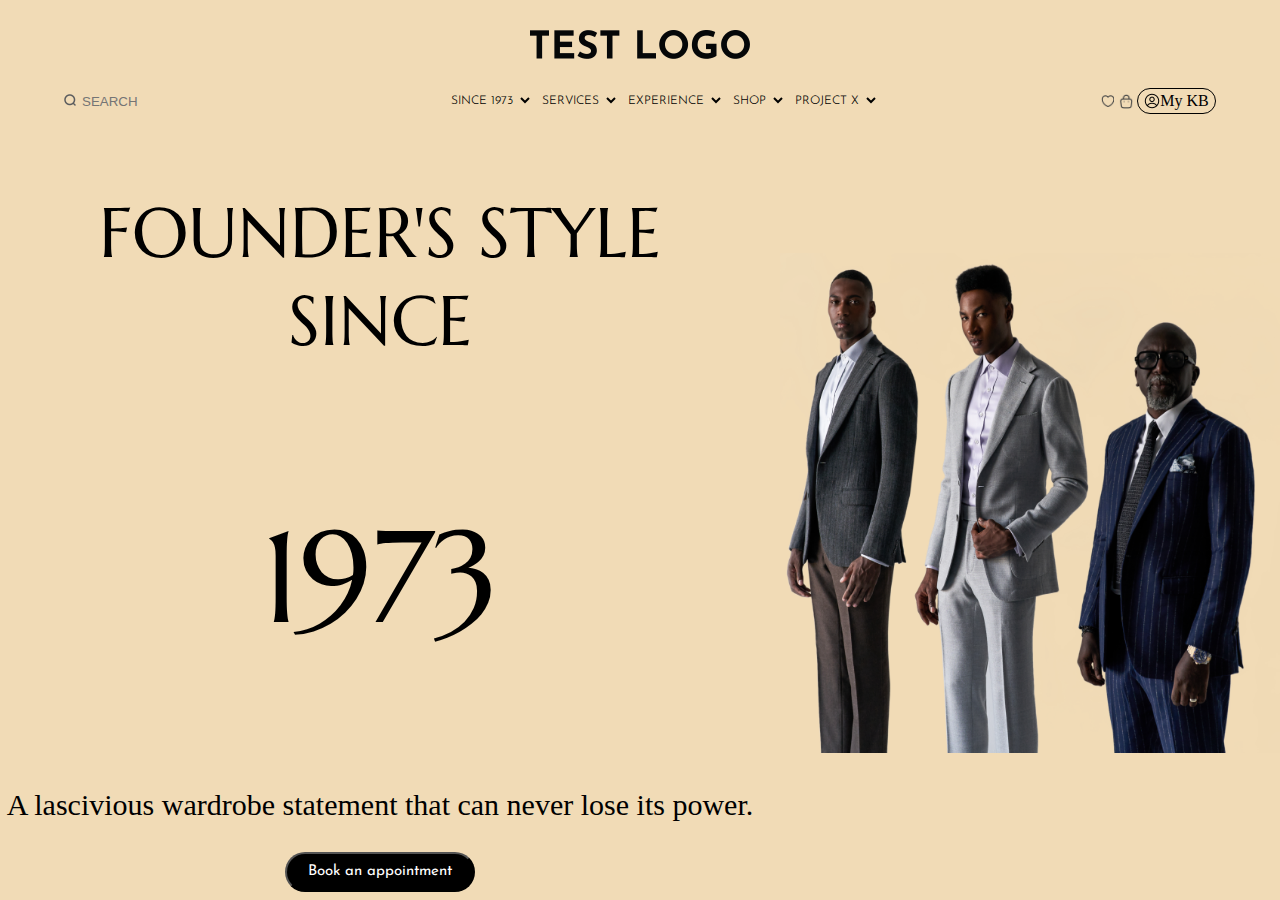
<file: index.html>
<!DOCTYPE html>
<html lang="en">

    <head>
        <meta charset="UTF-8">
        <meta name="viewport" content="width=device-width, initial-scale=1.0">
        <link
            href="https://fonts.googleapis.com/css2?family=Josefin+Sans:ital,wght@0,100..700;1,100..700&family=Marcellus&display=swap"
            rel="stylesheet">
        <link href="https://fonts.googleapis.com/css2?family=Marcellus&display=swap" rel="stylesheet">
        <title>brooke</title>
        <link rel="stylesheet" href="./index.css">
    </head>

    <body>
        <div class="header">
            <div>
                <img src="/Asset/FONT/TEST LOGO.png" alt="" class="logo">
            </div>


            <div class="winner">

                <div>
                    <img src="/Asset/FONT/search icon.png" alt="" class="searchicon">
                    <input type="text" class="searchinput" placeholder="SEARCH">
                </div>
                <div class="josh">
                    <div class="david">
                        <p class="brookes">SINCE 1973</p>
                        <select name="" id="">SINCE 1973</select>
                    </div>
                    <div class="david">
                        <p class="brookes">SERVICES</p>
                        <select name="" id="">SERVICES</select>
                    </div>
                    <div class="david">
                        <p class="brookes">EXPERIENCE</p>
                        <select name="" id="">EXPERIENCE</select>
                    </div>
                    <div class="david">
                        <p class="brookes">SHOP</p>
                        <select name="" id="">SHOP</select>
                    </div>
                    <div class="david">
                        <p class="brookes">PROJECT X</p>
                        <select name="" id="">PROJECT X</select>
                    </div>
                </div>


                <div class="john">
                    <img src="/Asset/FONT/love icon.png" alt="" class="loveicon">
                    <img src="/Asset/FONT/shop icon.png" alt="" class="shopicon">
                    <div class="kate">
                        <img src="/Asset/FONT/profile icon.png" alt="" class="profileicon">
                        <p>My KB</p>
                    </div>


                </div>

            </div>
        </div>

        <div class="mobile-nav">
            <img src="/Asset/FONT/TEST LOGO.png" alt="" class="logo">
            <div>
                <img src="/Asset/FONT/search icon.png" alt="" class="searchicon">
                <input type="text" class="searchinput" placeholder="SEARCH">
            </div>
            <img src="/Asset/FONT/burger-bar.png" alt="menu-bar" class="menu" onclick="openMenu()"
                style="cursor: pointer;">
        </div>

        <!-- menu items -->

        <div class="mobile-items">
            <img src="/Asset/FONT/close.png" alt="" class="close" onclick="closeMenu()" style="cursor: pointer;">
            <p>SINCE 1975</p>
            <p>SERVICES</p>
            <p>EXPERIENCE</p>
            <p>SHOP</p>
            <p>PROJECT X</p>
            <img src="/Asset/FONT/love icon.png" alt="" class="loveicon">
            <img src="/Asset/FONT/shop icon.png" alt="" class="shopicon">
            <img src="/Asset/FONT/profile icon.png" alt="">
        </div>


        <div class="word">
            <div style=" width: 70%;">
                <p class="goat">FOUNDER'S STYLE SINCE</p>
                <p class="saint">1973</p>
                <p class="statement">A lascivious wardrobe statement that can never lose its power.</p>
                <button class="book">Book an appointment</button>
            </div>


            <div>
                <img src="/Asset/FONT/IMAGE icon.png" alt="" class="imageicon">
            </div>
        </div>

        <script src="./index.js"></script>

    </body>

</html>
</file>
<file: index.css>
@font-face {
    font-family: 'JosefinSans';
    src: url('./Asset/FONT/JosefinSans-VariableFont_wght.ttf') format('ttf'),
         url('./Asset/Marcellus-Regular.ttf') format('ttf');
    font-weight: normal;
    font-style: normal;
  }
  
  body {
    /* font-family: 'MyCustomFont', sans-serif; */
  }
  







.logo {
    width:219.92px ;
    height: 28.83px;
    top: 18px;
    left: 10px;
margin-top: 30px;
margin-bottom: 20px;
}
    
.searchicon {
    width: 12px;
    height:12px;
    top: 6px;
    left: 8px;
}

.brookes {
    font-weight: 330;
    font-size: 12px;
    font-family:"Josefin Sans";
}

.david {
    display: flex;
    align-items: center;
}

.josh {
    display: flex;
    align-items: center;
    width: 40%;
    gap: 2%;
}

.winner {
    display: flex;
    align-items: center;
    justify-content: space-between;
    width: 90%;
}

.loveicon {
    width: 13.5px;
    height: 12.01px;
}

.shopicon {
    width: 16.2px;
    height: 16.2px;
}

.kate {
    display: flex; 
    align-items: center;
    border: 1px solid #000000 ; 
    border-radius: 999px;
    width: 79px;
    height: 24px;
    padding-left: 6px;

}

.profileicon {
    width: 16px;
    height: 16px;

}

.john {
    display: flex;
    align-items: center;
    gap: 3%;
    width: 10%;
}

.searchinput {
    border: none;
    background: transparent;
}

select {
    border: none;
    background: transparent;
}

.header {
    display: none;
    flex-direction: column;
    align-items: center;
}

body {
    background-color: #F1DBB6;
    margin: 0;
    padding: 0;
    box-sizing: border-box;
    height: 100dvh;
}

.word {
   display:flex;
   flex-direction: column;
   justify-content: center;
    align-items: center;
    gap:20px;
    text-align: center;
}
.word  img{
  width:500px;
  height: 500px;
}

.goat {
font-size: 40px;
font-weight: 222px;
font-family: 'Marcellus';
}

.saint {
font-family: 'Marcellus' ;
font-weight: 400px;
font-size: 90px;

}
.statement{
  font-size: 30px;
}




.USA {
    font-family: "Josefin Sans";
    font-weight: 300px;
    line-height: 70px;
}

.book {
    font-family: "Josefin Sans";
    background-color: #000000;
    font-weight: 400px;
    font-size: 15px;
    border-radius: 80px;
    width: 190px;
    height: 40px;
    color: #FFFFFF;
}

.mobile-nav{
  display: flex;
  align-items: center;
  justify-content: space-between;
  padding: 20px;
}
.mobile-nav .logo{
  width: 100px;
  height: 20px;
}

.mobile-nav .menu{
  width: 40px;
  height: 40px;
}

.mobile-items{
  display: none;
  flex-direction: column;
  gap: 20px;
  font-size: 13px;
  width: 40%;
  padding: 30px;
  background-color: #f1dbb6;
box-shadow: -8.5px 5.5px 10px -5px #595555;
position: absolute;
left: 203px;
top: 20px;
}
 @media (min-width: 400px) {
    .mobile-items{
left: 163px;
}
 @media (min-width: 500px) {
    .mobile-items{
left: 263px;
}
  }

 @media (min-width: 600px) {
    .mobile-items{
left: 403px;
}
  }

   @media (min-width: 700px) {
    .mobile-items{
left: 340px;
}
  }
  

.mobile-items.open{
  display: flex;
}

.mobile-items img{
  width: 20px;
  height: 20px;
  
}

.mobile-items .close{
margin-left: 90%;
}


@media (max-width: 967px) {
    .navbar-container {
      flex-direction: column;
    }
  
    .menu-button-container {
      display: block;
    }
  
    .navbar-links {
      display: none;
    }
  
    .navbar-links.active {
      display: flex;
      flex-direction: column;
      gap: 20px;
    }
  }
  
  @media (min-width: 769px) {
    .mobile-menu {
      display: none;
    }
  }
  
  @media (max-width: 769px) {
    .get {
      display: none;
    }
  }


  /* @media (min-width: 768px) {
    .welcome-text {
        font-size: 45px;  Adjust for medium and larger screens  [ LEFT 1111  ]
    } 
}*/

/* Mobile Menu */
.mobile-menu {
    display: none;
    background-color: white;
    position: absolute;
    top: 10%;
    left: 0;
    width: 100%;
    box-shadow: 0 4px 8px rgba(0, 0, 0, 0.1);
    padding: 20px;
    z-index: 999;
  }
  
  .mobile-menu.active {
    display: block;
  }
  
  .mobile-nav-items {
    display: flex;
    flex-direction: column;
    gap: 10px;
  }
  
  .mobile-nav-link {
    text-decoration: none;
    color: #1f2937;
    font-size: 16px;
    font-weight: bold;
    display: block;
  }
  
  .separator {
    border: 0;
    height: 1px;
    background-color: #e5e7eb;
    margin: 10px 0;
  }
  
  .mobile-dropdown {
    position: relative;
  }
  
  .mobile-dropdown-toggle {
    display: flex;
    justify-content: space-between;
    align-items: center;
    cursor: pointer;
  }
  
  .mobile-dropdown-icon {
    transition: transform 0.3s;
  }
  
  .mobile-dropdown-menu {
    display: none;
    flex-direction: column;
    gap: 10px;
    margin-top: 10px;
  }
  
  .mobile-dropdown-item {
    text-decoration: none;
    color: #1f2937;
    font-size: 16px;
    font-weight: normal;
  }
  
  .mobile-auth-buttons {
    display: flex;
    flex-direction: column;
    gap: 10px;
  }
  
  .mobile-user-link {
    text-decoration: none;
    color: #1f2937;
    display: flex;
    align-items: center;
    gap: 10px;
  }
  
  .mobile-logout-button {
    background: none;
    border: none;
    color: #1f2937;
    cursor: pointer;
  }
  
  .mobile-login-register {
    display: flex;
    flex-direction: column;
    gap: 10px;
  }
  
  .mobile-login-button {
    text-decoration: none;
    color: #2f945c;
    background-color: white;
    border: 1px solid #2f945c;
  
    padding: 8px 16px;
    border-radius: 4px;
    font-size: 16px;
    font-weight: bold;
  }
  
  .mobile-register-button {
    text-decoration: none;
    color: white;
    background-color: #2f945c;
    padding: 8px 16px;
    border-radius: 4px;
    font-size: 16px;
    font-weight: bold;
  }
  
  .mobile-login-button:hover {
    color: white;
    background-color: #2f945c;
  }
  
  .mobile-register-button:hover {
    background-color: white;
    color: #2f945c;
    border: 1px solid #2f945c;
  }
  
/* Container styles */
.relative-container {
    position: flex;
    height: 100vh;
    max-width: 1200px;
    margin: 0 auto;
    z-index: 10;
  
    border-radius: 12px;
  }
  
  /* Image container styles */
  .image-container {
    padding-bottom: 20px;
    position: relative;
    width: 100%;
    height: 100%;
  }
  
  /* Background image styles */
  .background-image {
    position: absolute;
    width: 100%;
    height: 100%;
    object-fit: cover;
  }
  
  /* @media (min-width: 768px) {
    .welcome-text {
        font-size: 45px;  Adjust for medium and larger screens 
    } 
}*/

/* Underline styles */
.underline {
    background-color: #ffc107;
    /* Amber-400 color */
    height: 6px;
    width: 180px;
    z-index: 10;
  }
  
  /* @media (min-width: 768px) {
      .underline {
          width: 270px; 
      }
  } */
  /* Adjust for medium and larger screens */
  
  /* Overlay styles */
  .overlay {
    position: absolute;
    inset: 0;
    background-color: black;
    opacity: 0.7;
  }
  
  .search {
    display: flex;
    gap: 5px;
    align-items: center;
  }
  
  /* Container for the search input and button */
  .search-container {
    display: flex;
    align-items: center;
    border: 1px solid #ccc;
    /* Border around the search bar */
    border-radius: 5px;
    /* Rounded corners */
    overflow: hidden;
    /* Ensure no overflow */
    width: 100%;
    /* Full width */
    max-width: 400px;
    /* Maximum width for the search bar */
  }
  
  /* Search input styles */
  .search-input {
    flex-grow: 1;
    /* Take up available space */
    border: none;
    /* Remove the default border */
    padding: 10px;
    /* Padding for the input */
    font-size: 16px;
    /* Font size */
    outline: none;
    /* Remove the focus outline */
  }
  
  /* Search button styles */
  .search-button {
    background-color: transparent;
    /* No background */
    border: none;
    /* Remove the default border */
    padding: 10px;
    /* Padding around the icon */
    cursor: pointer;
    /* Pointer cursor on hover */
  }
  
  /* Search icon styles */
  .search-icon {
    width: 20px;
    /* Size of the icon */
    height: 20px;
    /* Size of the icon */
  }
  
  
  @media (min-width: 960px) {
    .word{
      flex-direction: row;
    }

    .goat {
font-size: 70px;
}


.saint {
font-family: 'Marcellus' ;
font-weight: 400px;
font-size: 130px;

}

    .header {
    display: flex;
}
.mobile-nav{
  display: none;
}

.mobile-items.open{
  display: none;
}
  }
</file>
